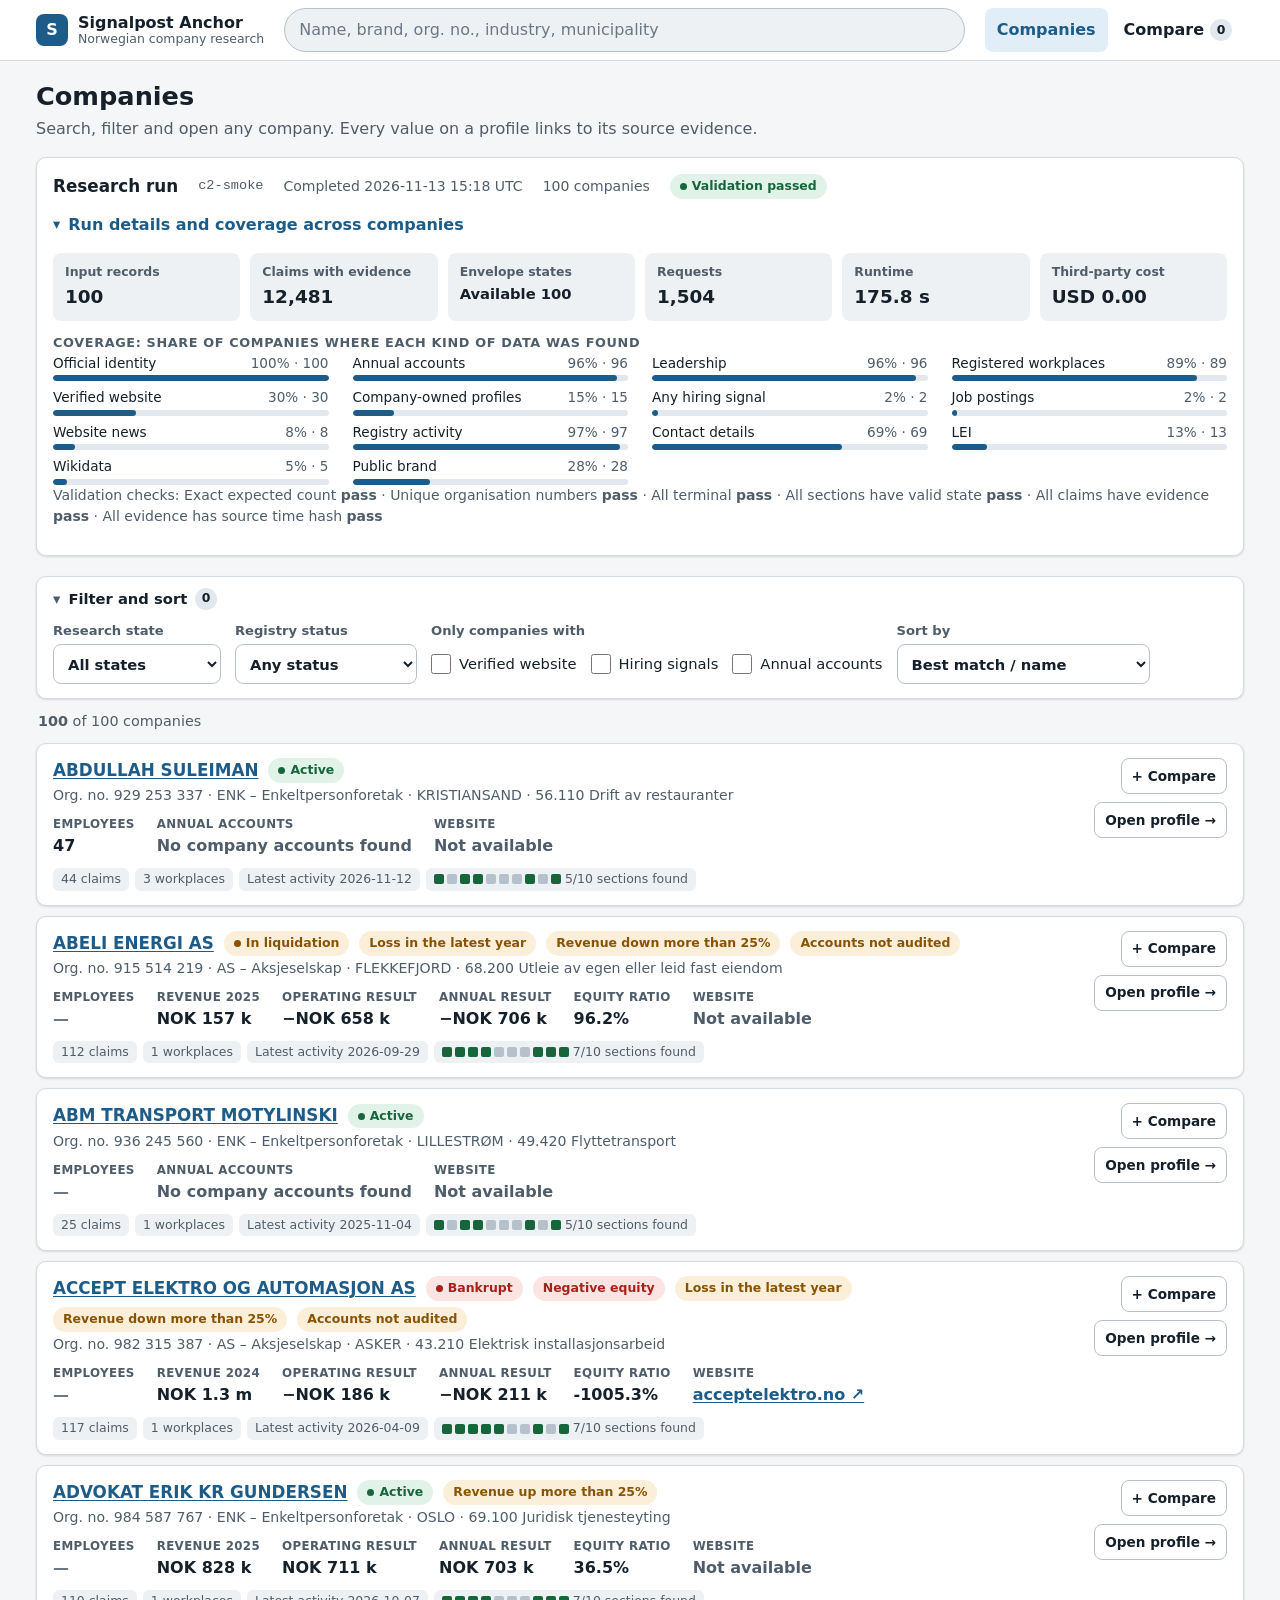
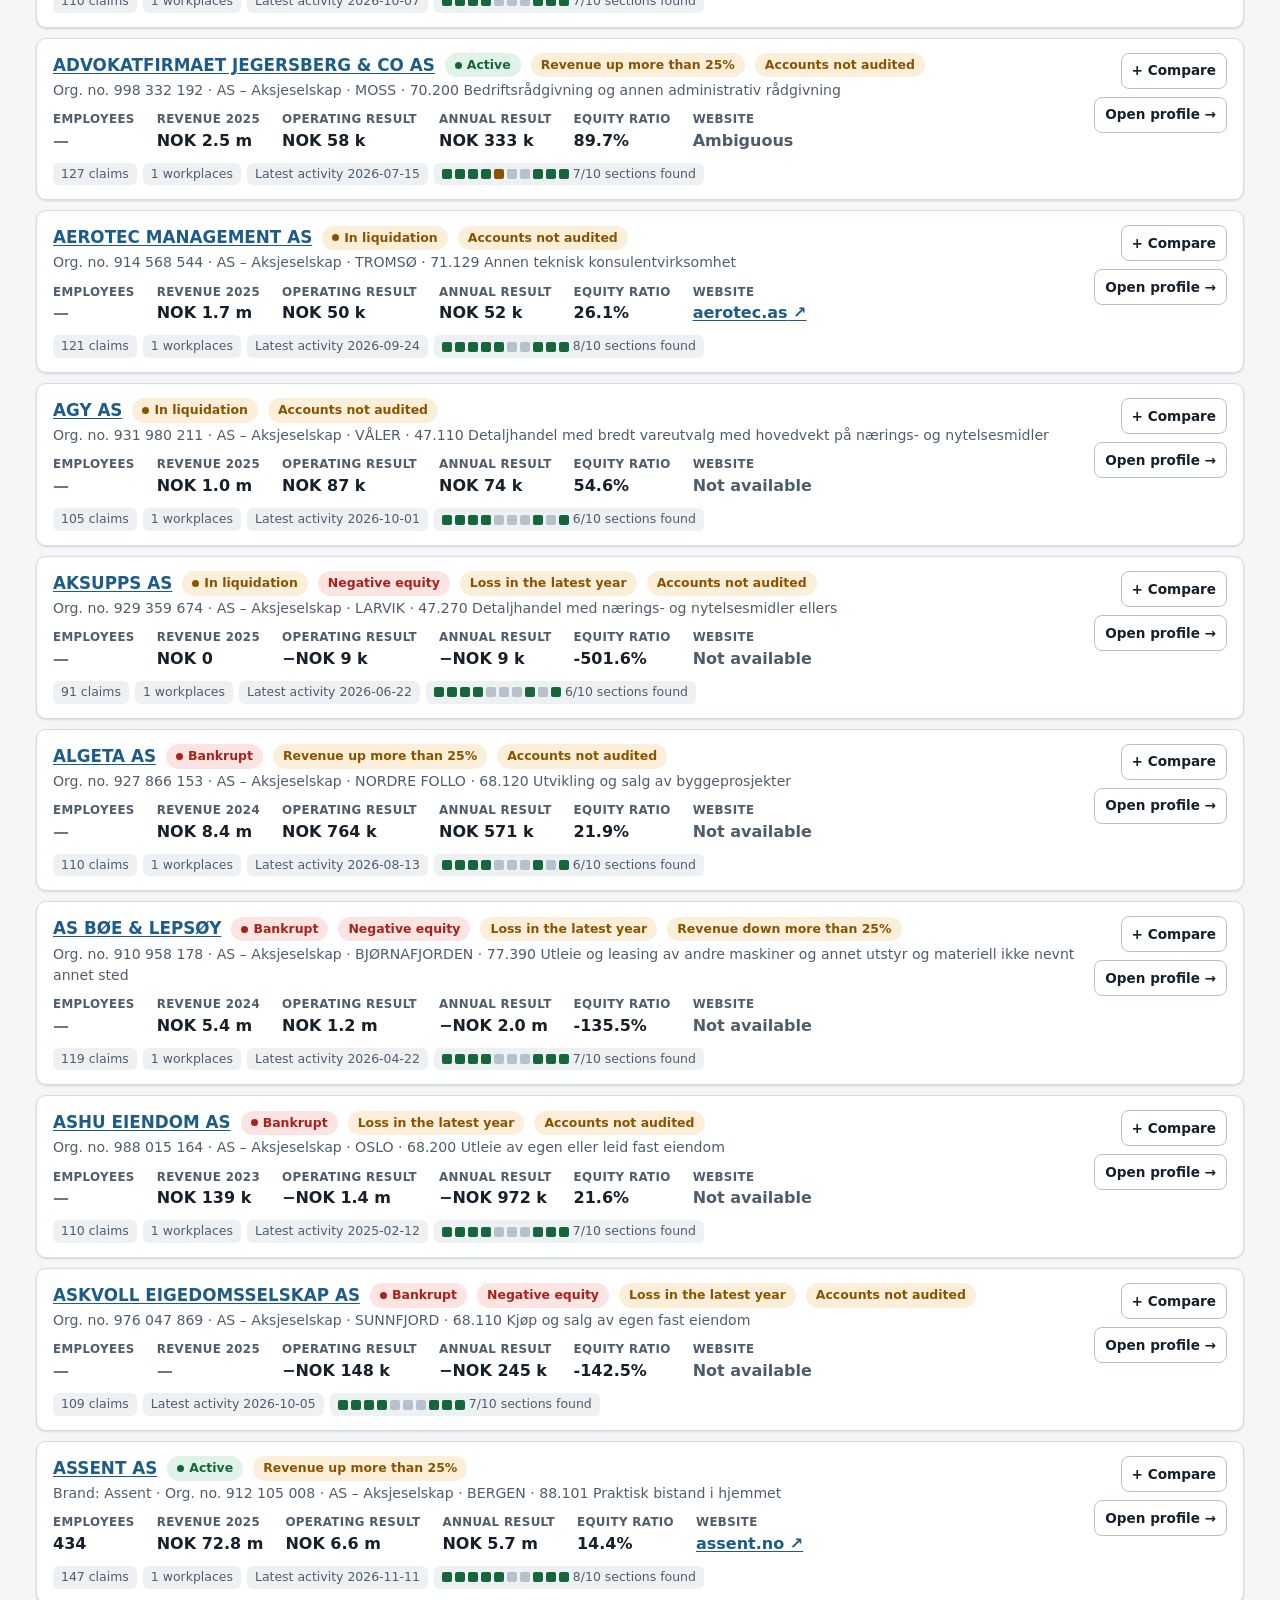
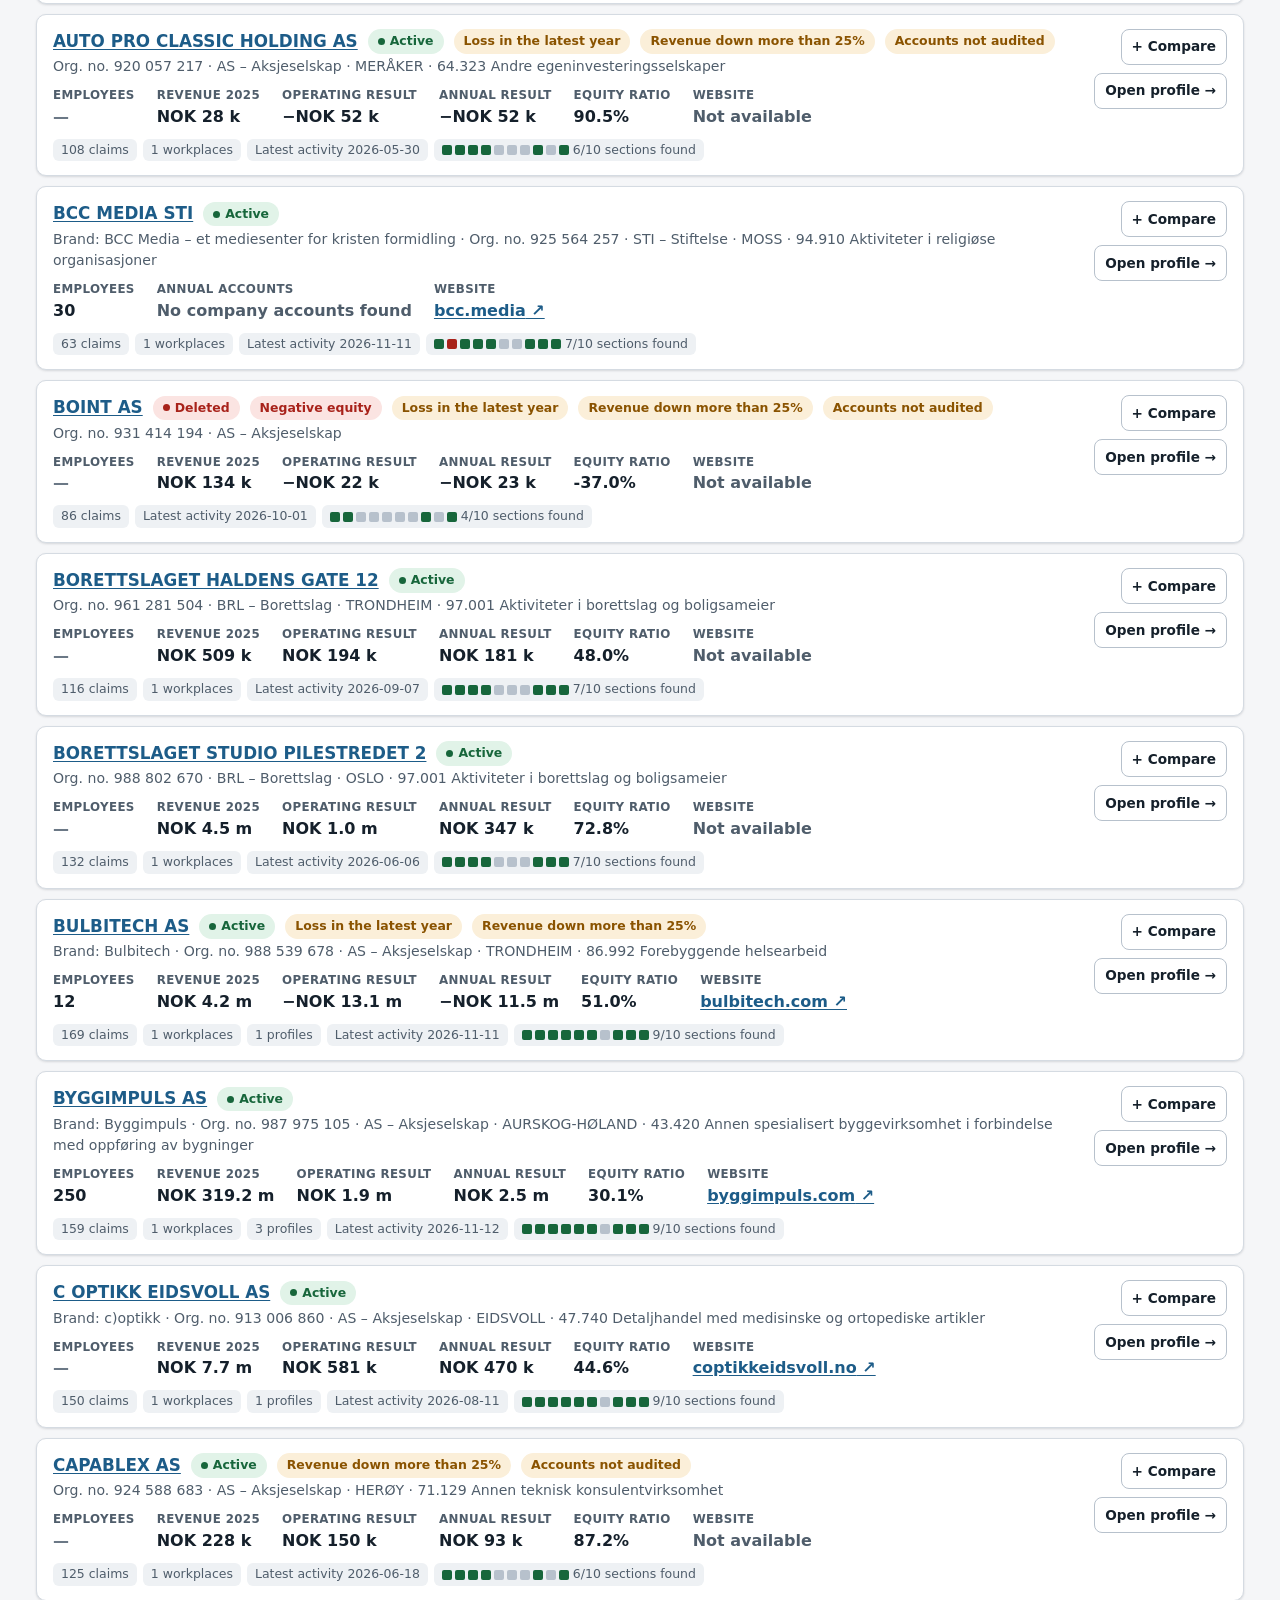
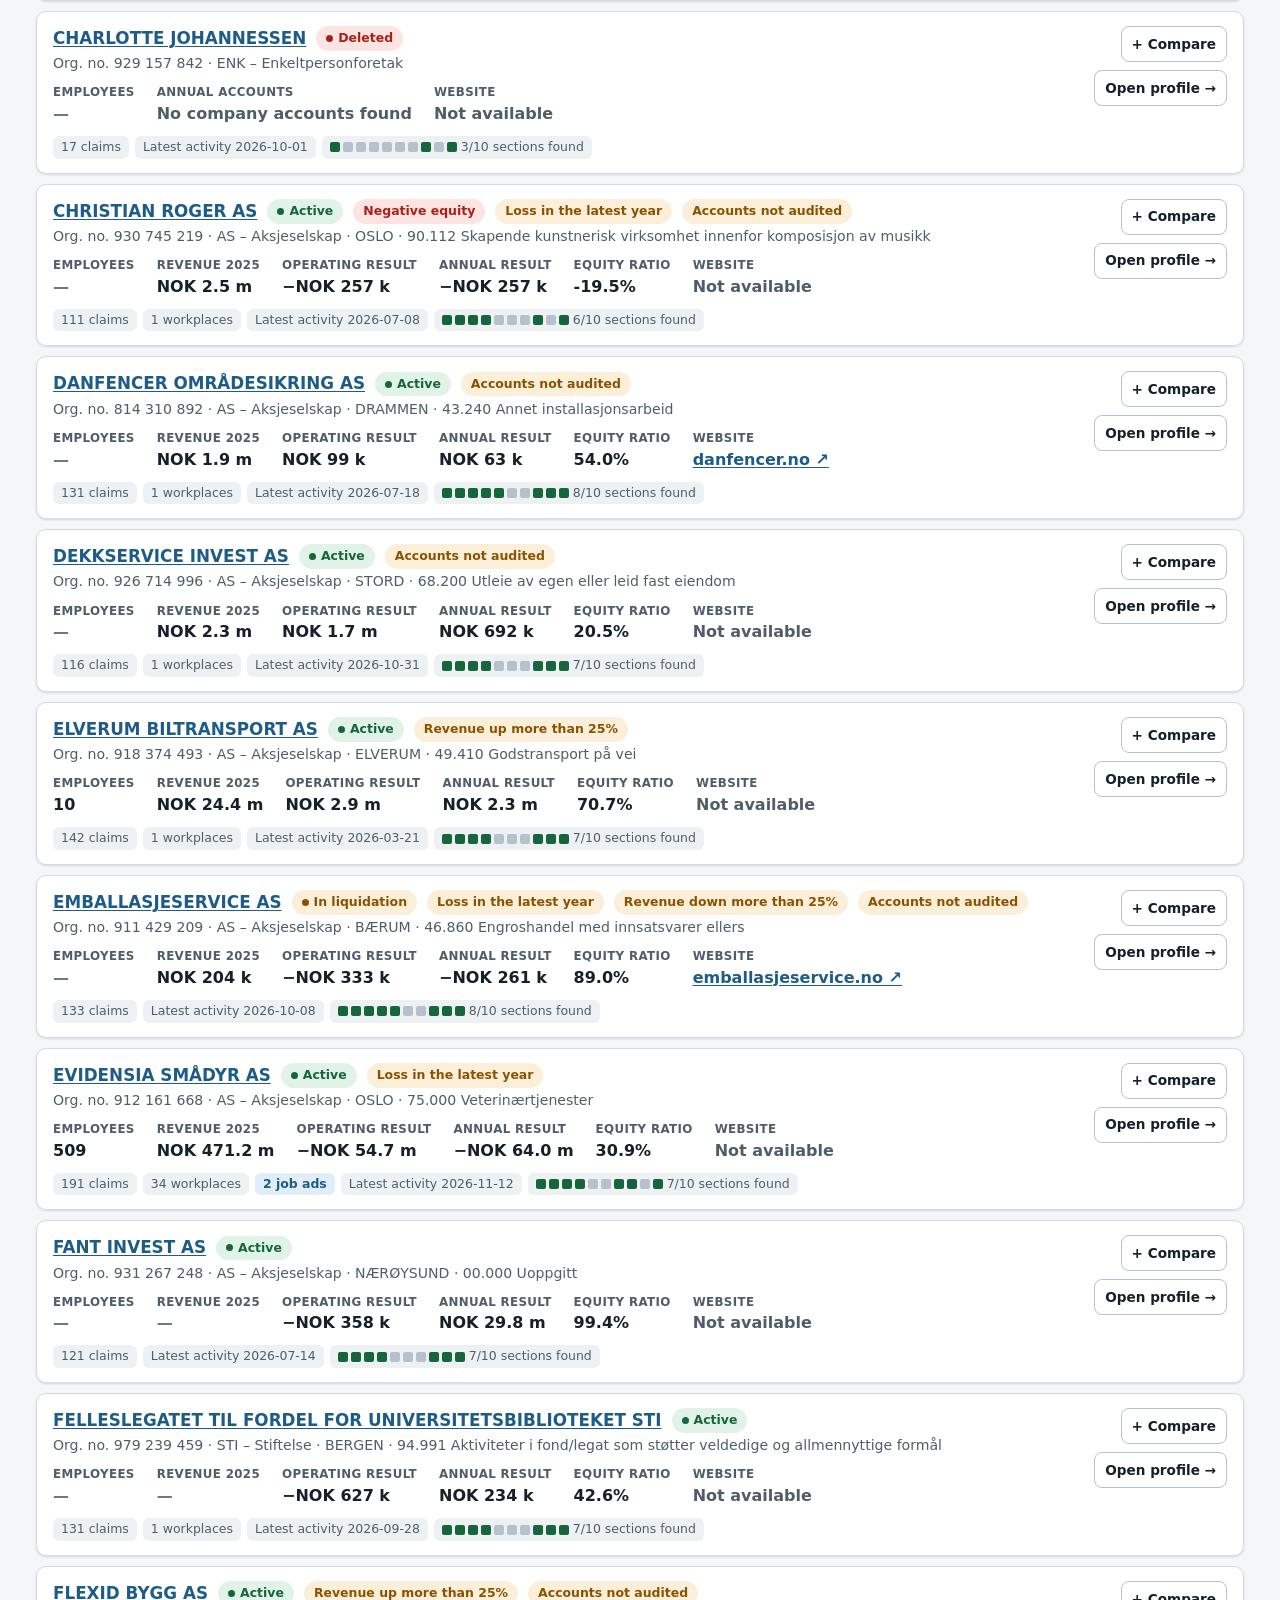
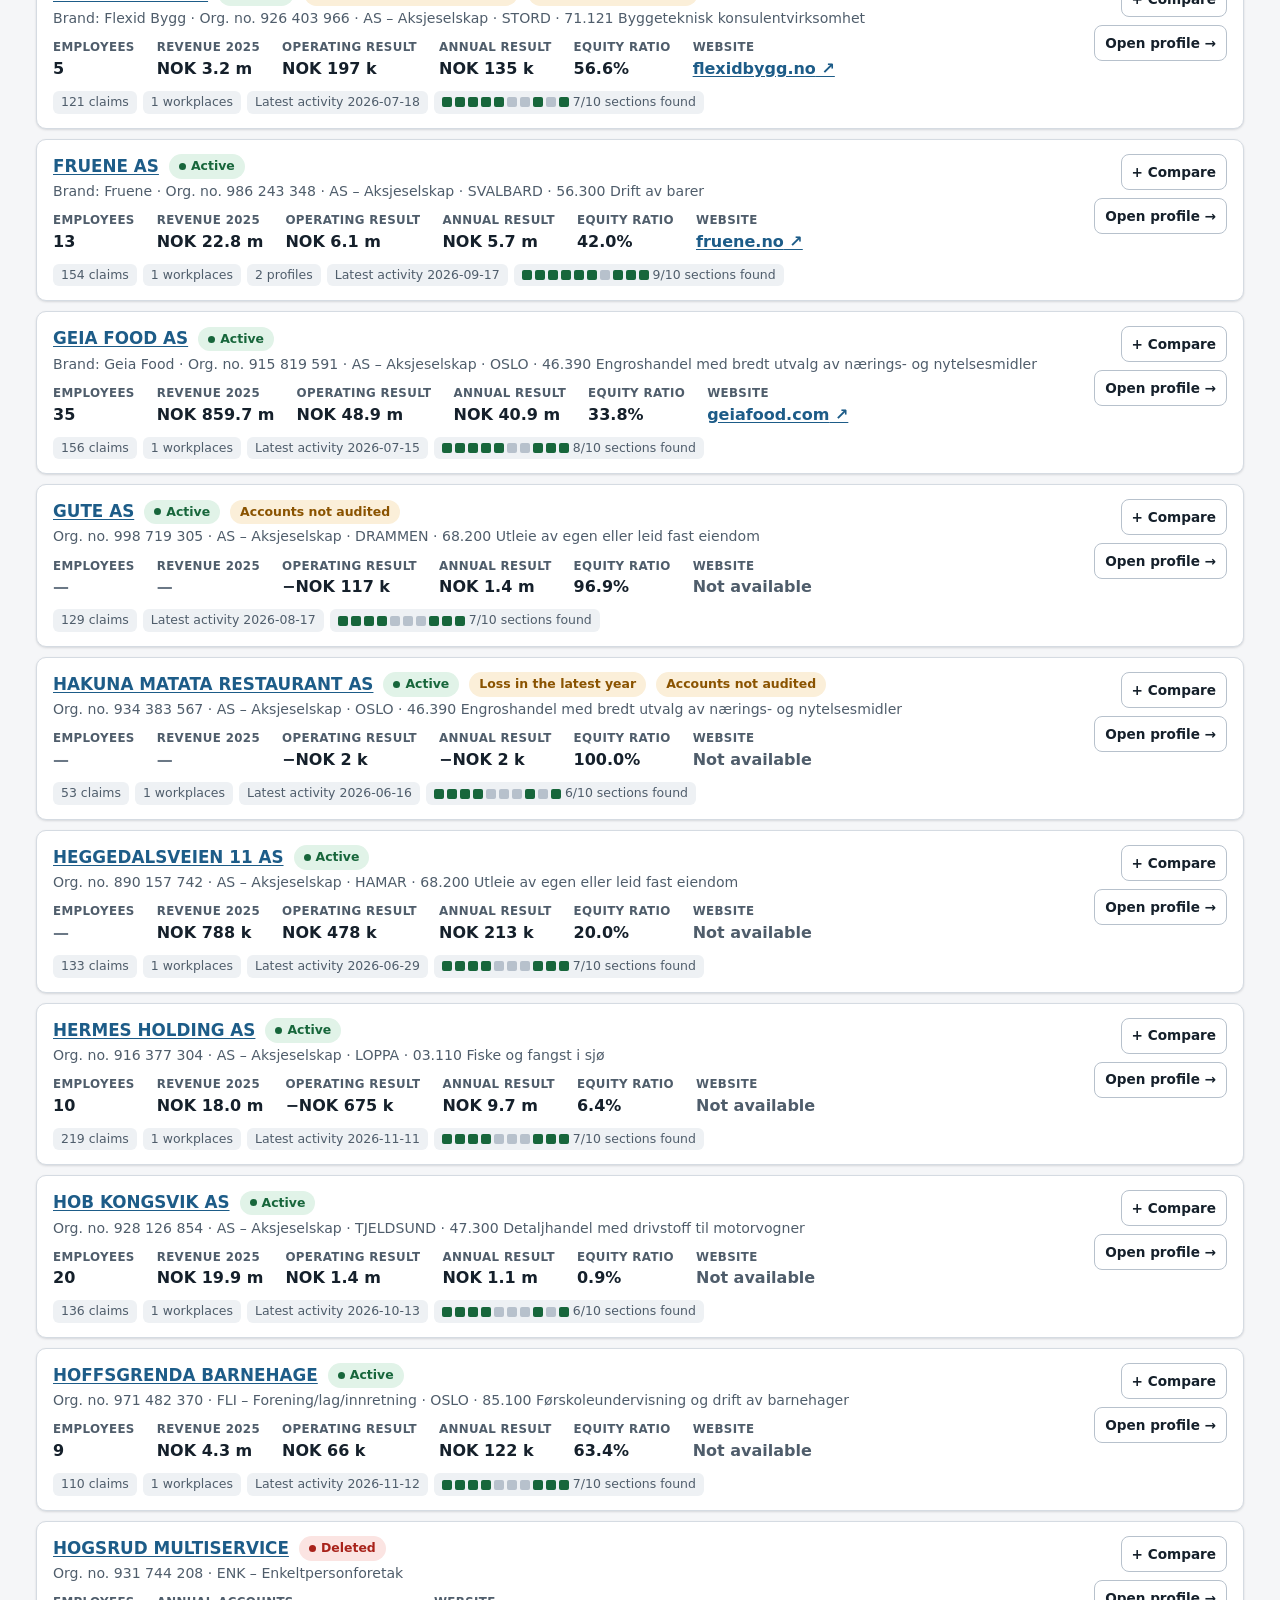
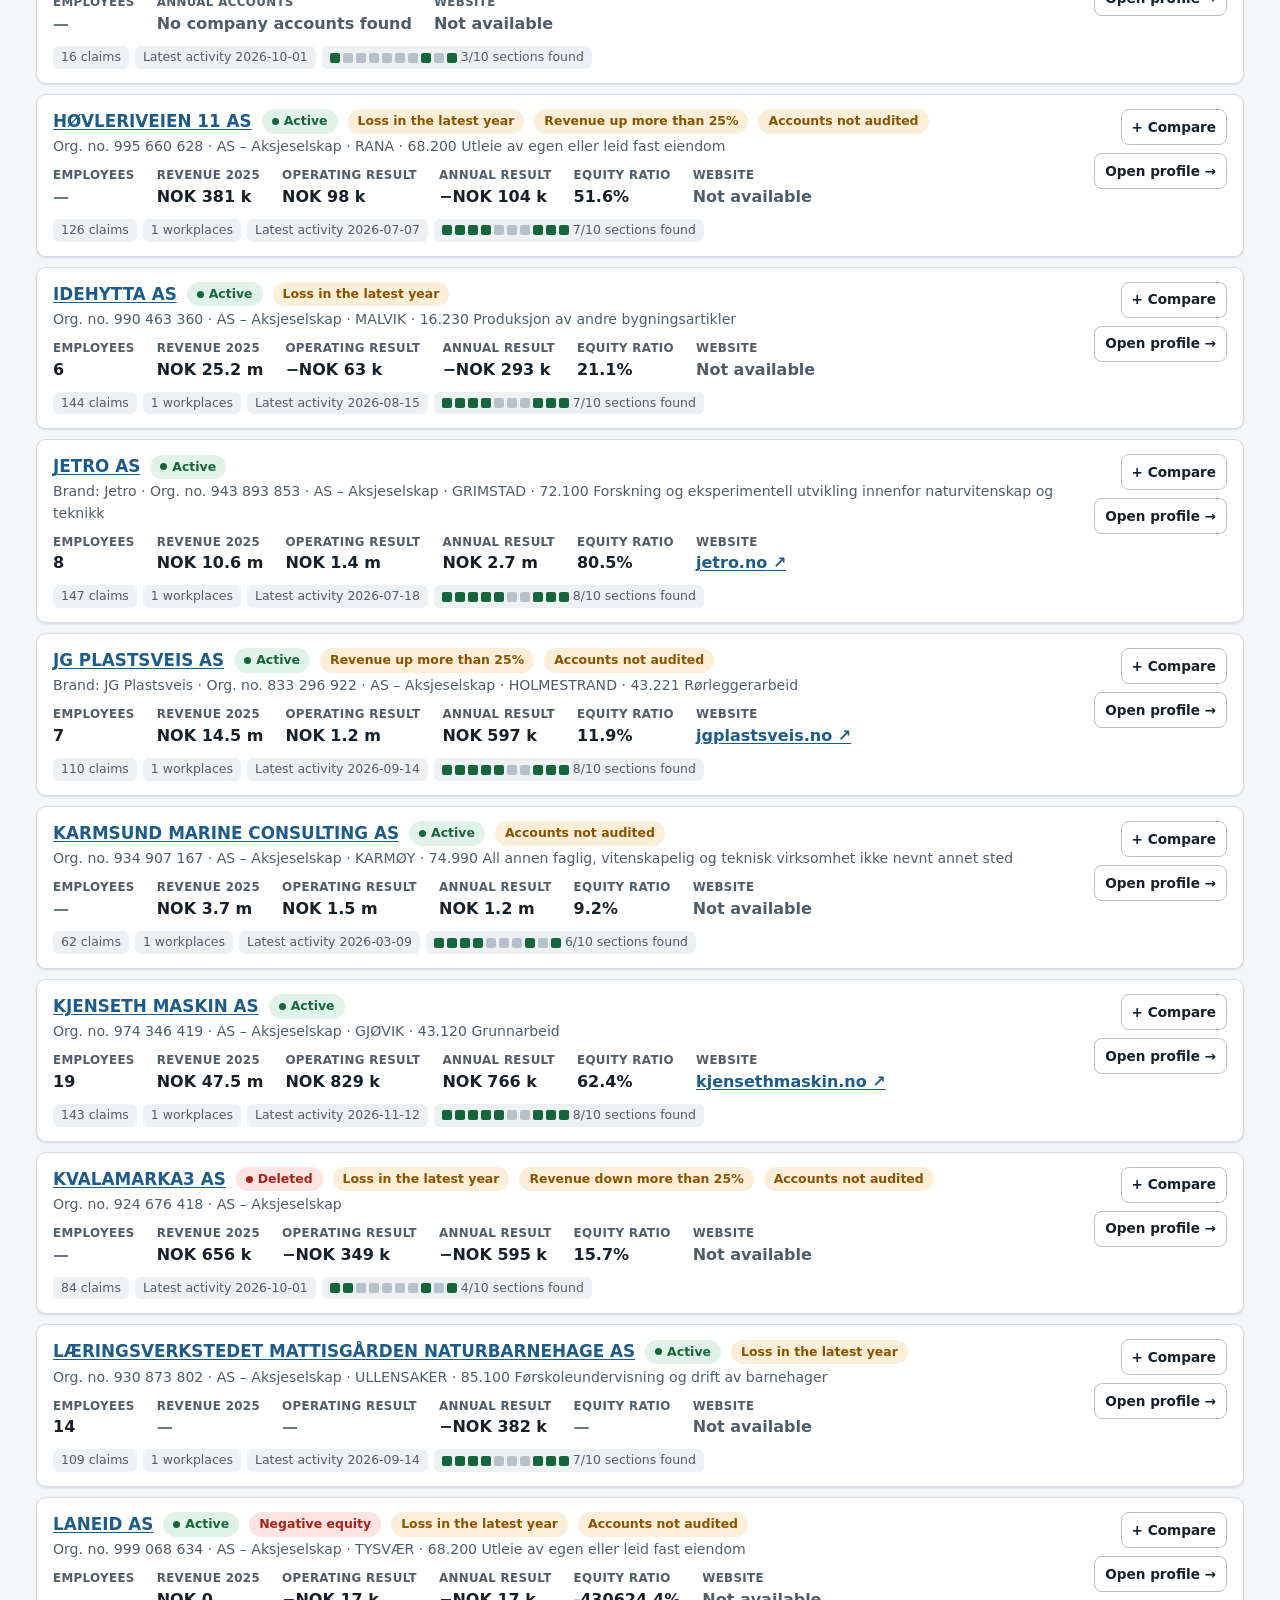
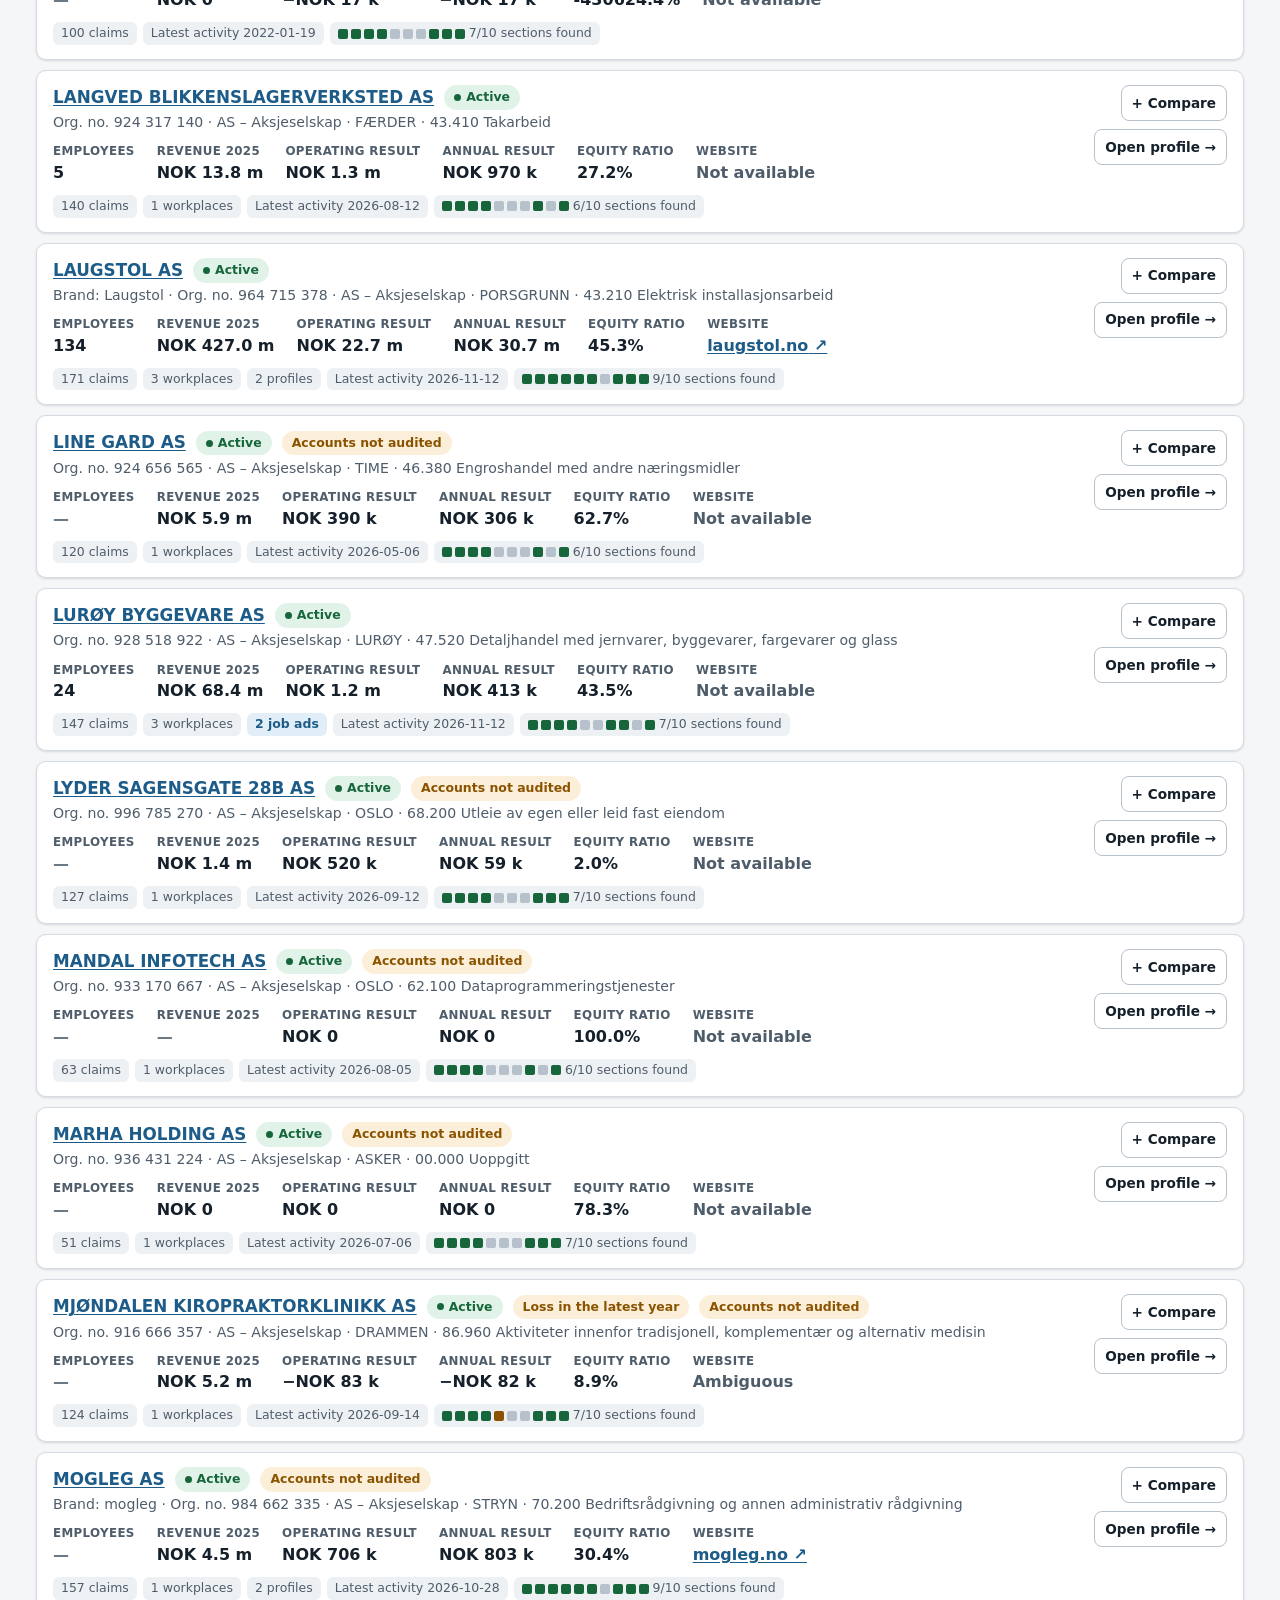
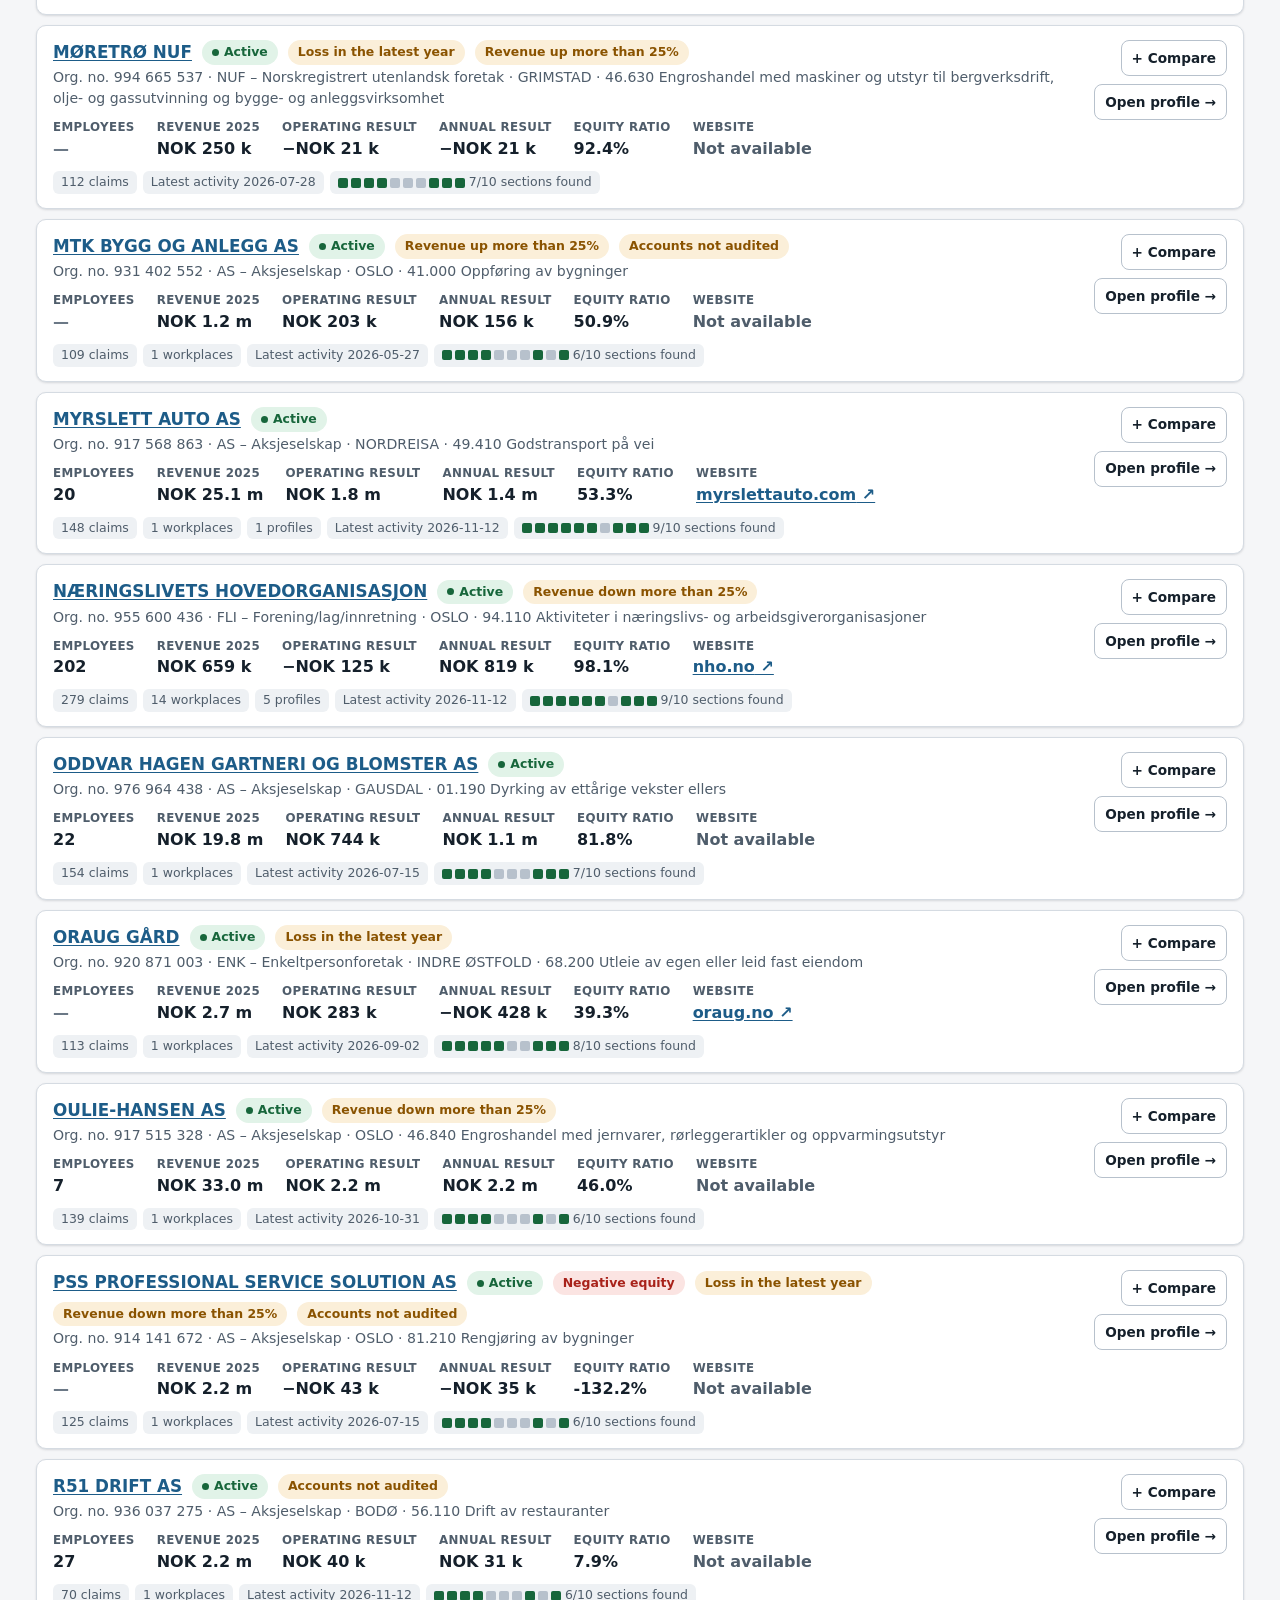
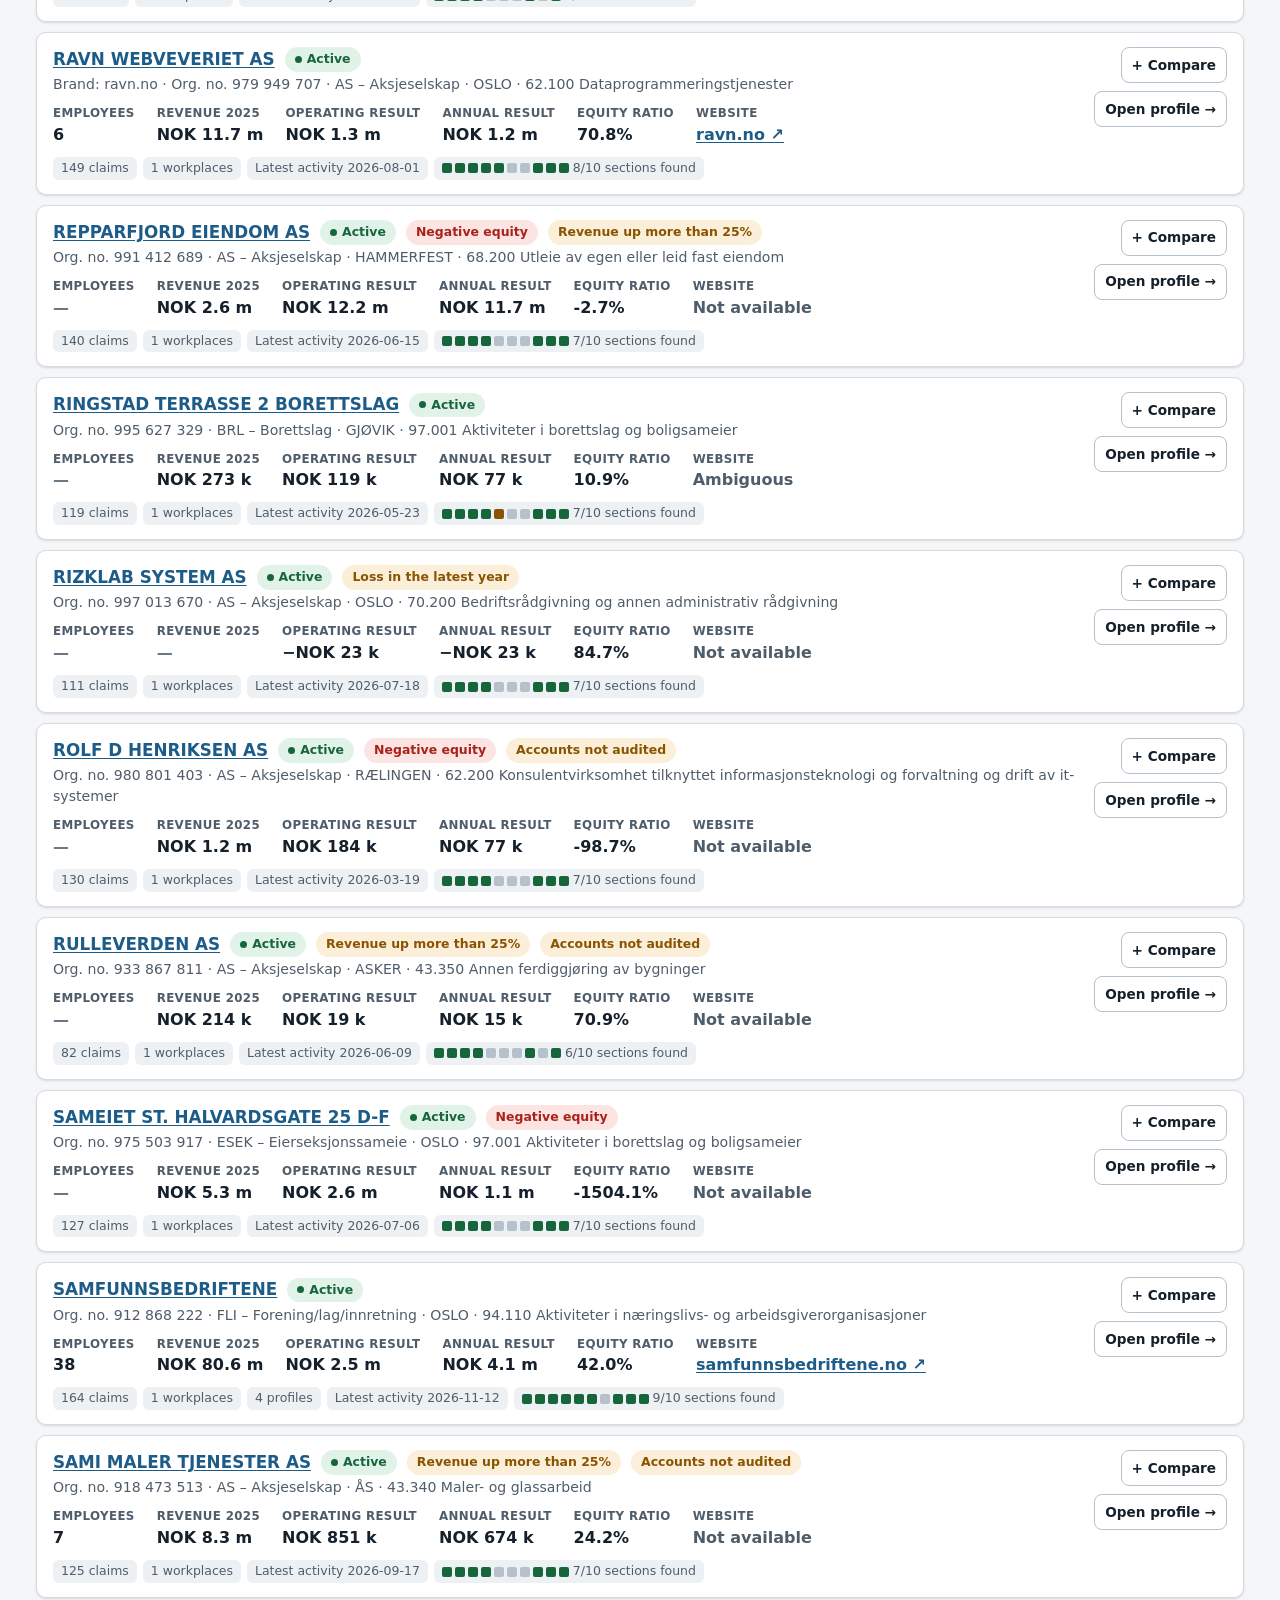
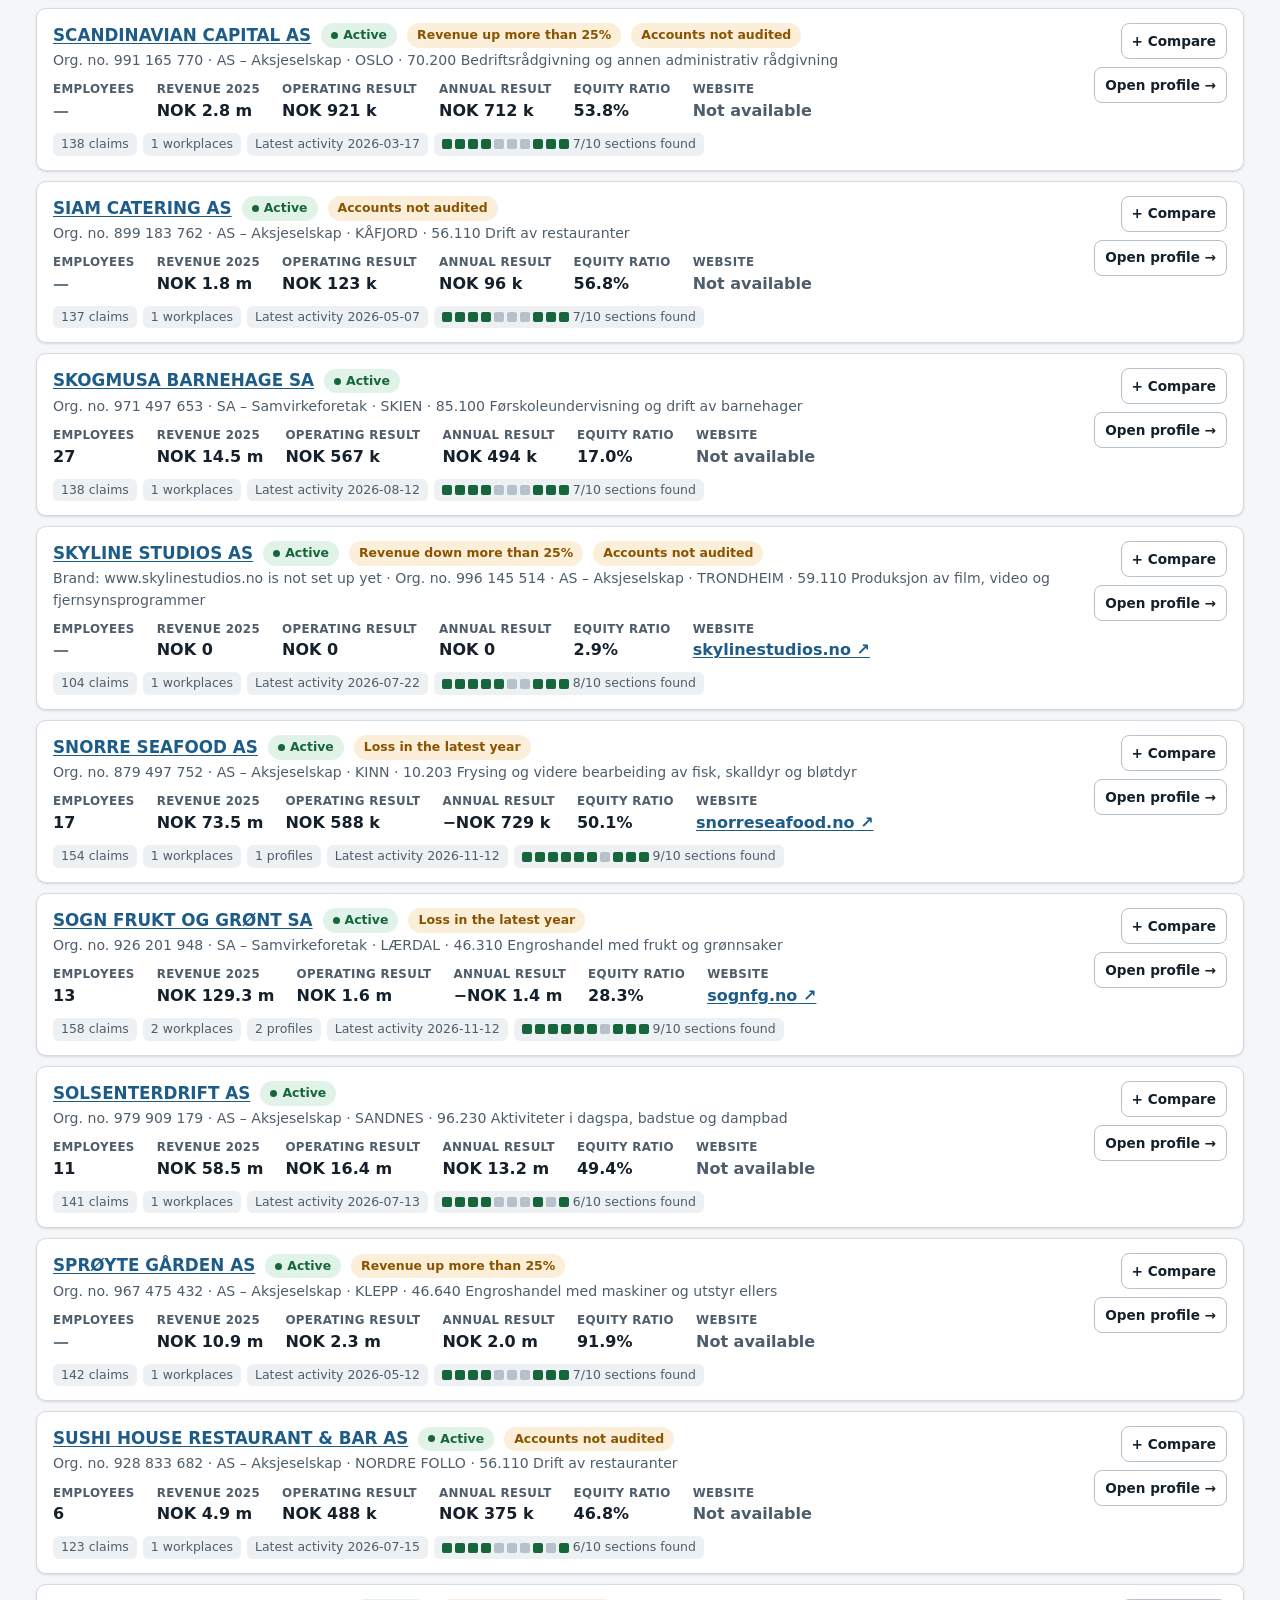
<file: index.html>
<!doctype html>
<html lang="en">
<head>
<meta charset="utf-8">
<meta name="viewport" content="width=device-width, initial-scale=1">
<meta http-equiv="Content-Security-Policy" content="default-src 'none'; script-src 'self' file:; style-src 'self' file:; img-src 'self' data: file:; connect-src 'none'; font-src 'none'; object-src 'none'; frame-src 'none'; base-uri 'none'; form-action 'none'">
<meta name="referrer" content="no-referrer">
<meta name="color-scheme" content="light dark">
<title>Signalpost Anchor — Norwegian company research</title>
<link rel="icon" type="image/svg+xml" href="assets/icon.svg?v=bf76eb150dd5">
<link rel="stylesheet" href="assets/app.css?v=bf76eb150dd5">
</head>
<body>
<a class="skip" href="#main">Skip to content</a>
<header class="topbar">
  <div class="topbar-inner">
    <a class="brand" href="#/" aria-label="Signalpost Anchor, all companies">
      <span class="brand-mark" aria-hidden="true">S</span>
      <span class="brand-text"><span class="brand-name">Signalpost Anchor</span><span class="brand-sub">Norwegian company research</span></span>
    </a>
    <form class="search" role="search" id="search-form">
      <label class="sr-only" for="q">Search companies</label>
      <input id="q" type="search" autocomplete="off" spellcheck="false" placeholder="Name, brand, org. no., industry, municipality">
    </form>
    <nav class="topnav" aria-label="Main">
      <a href="#/" id="nav-list">Companies</a>
      <a href="#/compare/" id="nav-compare">Compare <span class="count" id="compare-count">0</span></a>
    </nav>
  </div>
</header>
<main id="main" tabindex="-1">
  <noscript><p class="notice">This research viewer needs JavaScript. The raw data is in the data/ folder next to this page.</p></noscript>
  <p class="notice" id="boot">Loading research data…</p>
</main>
<div class="tray" id="tray" hidden></div>
<footer class="footer" id="footer"></footer>
<dialog id="verify" aria-labelledby="verify-title"></dialog>
<div class="sr-only" aria-live="polite" id="live"></div>
<script src="data/index.js?v=bf76eb150dd5"></script>
<script src="assets/app.js?v=bf76eb150dd5"></script>
</body>
</html>
</file>
<file: assets/app.css>
:root {
  --bg: #f5f6f8;
  --surface: #ffffff;
  --surface-2: #eef1f4;
  --surface-3: #e3e8ee;
  --text: #15202b;
  --muted: #4f5d6b;
  --faint: #6b7886;
  --border: #d5dbe2;
  --border-strong: #b7c1cc;
  --accent: #1d5c88;
  --accent-hover: #164a6e;
  --accent-ink: #ffffff;
  --accent-soft: #e2eef7;
  --focus: #c2410c;
  --ok: #17663b;
  --ok-soft: #e1f3e8;
  --warn: #8a5300;
  --warn-soft: #fbefd9;
  --bad: #a8221a;
  --bad-soft: #fbe4e2;
  --info: #2d4f8f;
  --info-soft: #e5ebf8;
  --neutral: #4f5d6b;
  --neutral-soft: #e9edf1;
  --highlight: #fff3bf;
  --bar: #1d5c88;
  --shadow: 0 1px 2px rgba(16, 24, 40, .06), 0 1px 3px rgba(16, 24, 40, .08);
  --radius: 10px;
  --mono: ui-monospace, SFMono-Regular, Menlo, Consolas, "Liberation Mono", monospace;
  --sans: system-ui, -apple-system, "Segoe UI", Roboto, "Helvetica Neue", Arial, sans-serif;
  color-scheme: light;
}

@media (prefers-color-scheme: dark) {
  :root {
    --bg: #0e1318;
    --surface: #151c23;
    --surface-2: #1b242d;
    --surface-3: #243039;
    --text: #e5eaf0;
    --muted: #a6b2be;
    --faint: #8d99a5;
    --border: #2b3843;
    --border-strong: #3d4c59;
    --accent: #7bbcec;
    --accent-hover: #a3d1f3;
    --accent-ink: #0b1620;
    --accent-soft: #16324a;
    --focus: #fdba74;
    --ok: #6fd39b;
    --ok-soft: #123323;
    --warn: #f0c05a;
    --warn-soft: #3a2c0d;
    --bad: #ff8f86;
    --bad-soft: #3d1715;
    --info: #9cb8f0;
    --info-soft: #1a2747;
    --neutral: #a6b2be;
    --neutral-soft: #222d37;
    --highlight: #4a3d0a;
    --bar: #7bbcec;
    --shadow: 0 1px 2px rgba(0, 0, 0, .4);
    color-scheme: dark;
  }
}

*, *::before, *::after { box-sizing: border-box; }

html { -webkit-text-size-adjust: 100%; text-size-adjust: 100%; }

body {
  margin: 0;
  background: var(--bg);
  color: var(--text);
  font: 16px/1.5 var(--sans);
  overflow-x: hidden;
}

a { color: var(--accent); text-underline-offset: 2px; }
a:hover { color: var(--accent-hover); }

:focus-visible { outline: 3px solid var(--focus); outline-offset: 2px; border-radius: 4px; }

h1, h2, h3, h4 { line-height: 1.25; margin: 0; }
h1 { font-size: 1.6rem; overflow-wrap: break-word; hyphens: auto; }
h2 { font-size: 1.2rem; }
h3 { font-size: 1rem; }
p { margin: 0 0 .75rem; }

.sr-only {
  position: absolute !important;
  width: 1px; height: 1px;
  padding: 0; margin: -1px;
  overflow: hidden; clip: rect(0 0 0 0);
  white-space: nowrap; border: 0;
}

.skip {
  position: absolute; left: 16px; top: -60px; z-index: 100;
  background: var(--accent); color: var(--accent-ink);
  padding: 10px 16px; border-radius: 8px; font-weight: 600;
}
.skip:focus { top: 8px; color: var(--accent-ink); }

.topbar {
  position: sticky; top: 0; z-index: 20;
  background: var(--surface);
  border-bottom: 1px solid var(--border);
}
.topbar-inner {
  max-width: 1240px; margin: 0 auto; padding: 8px 16px;
  display: flex; align-items: center; gap: 12px 20px; flex-wrap: wrap;
}
.brand {
  display: flex; align-items: center; gap: 10px;
  text-decoration: none; color: var(--text); min-height: 44px;
}
.brand:hover { color: var(--text); }
.brand-mark {
  width: 32px; height: 32px; border-radius: 8px; flex: none;
  display: grid; place-items: center;
  background: var(--accent); color: var(--accent-ink); font-weight: 800;
}
.brand-text { display: flex; flex-direction: column; line-height: 1.15; }
.brand-name { font-weight: 700; }
.brand-sub { font-size: .78rem; color: var(--muted); }
.search { flex: 1 1 320px; min-width: 0; order: 2; }
.search input {
  width: 100%; min-height: 44px; padding: 8px 14px;
  font: inherit; color: var(--text);
  background: var(--surface-2); border: 1px solid var(--border-strong); border-radius: 22px;
}
.search input::placeholder { color: var(--faint); }
.topnav { display: flex; gap: 4px; order: 3; margin-left: auto; }
.topnav a {
  display: inline-flex; align-items: center; gap: 6px;
  min-height: 44px; padding: 0 12px; border-radius: 8px;
  color: var(--text); text-decoration: none; font-weight: 600;
}
.topnav a:hover { background: var(--surface-2); }
.topnav a[aria-current="page"] { background: var(--accent-soft); color: var(--accent); }
.count {
  min-width: 22px; height: 22px; padding: 0 6px; border-radius: 11px;
  display: inline-grid; place-items: center; font-size: .78rem;
  background: var(--surface-3); color: var(--text);
}

@media (max-width: 720px) {
  .topbar { position: static; }
  .topbar-inner { gap: 8px 12px; }
  .search { order: 4; flex-basis: 100%; }
  .brand-sub { display: none; }
  .topnav a { padding: 0 10px; }
}
@media (max-width: 440px) {
  .brand-text { display: none; }
}

main {
  max-width: 1240px; margin: 0 auto; padding: 20px 16px 96px;
  min-height: 60vh;
}
main:focus { outline: none; }

.footer {
  max-width: 1240px; margin: 0 auto; padding: 20px 16px 110px;
  color: var(--muted); font-size: .85rem; border-top: 1px solid var(--border);
}
.footer p { margin: 0 0 .4rem; }

.notice {
  padding: 14px 16px; border-radius: var(--radius);
  background: var(--surface); border: 1px solid var(--border);
}
.notice.error { border-color: var(--bad); background: var(--bad-soft); }

.muted { color: var(--muted); }
.small { font-size: .875rem; }
.mono { font-family: var(--mono); font-size: .85em; overflow-wrap: anywhere; }
.nowrap { white-space: nowrap; }
.dash { color: var(--faint); }

.btn {
  display: inline-flex; align-items: center; justify-content: center; gap: 6px;
  min-height: 40px; padding: 6px 14px;
  font: inherit; font-weight: 600; font-size: .92rem;
  color: var(--text); background: var(--surface);
  border: 1px solid var(--border-strong); border-radius: 8px;
  cursor: pointer; text-decoration: none; white-space: nowrap;
}
.btn:hover { background: var(--surface-2); color: var(--text); }
.btn.primary { background: var(--accent); color: var(--accent-ink); border-color: var(--accent); }
.btn.primary:hover { background: var(--accent-hover); border-color: var(--accent-hover); color: var(--accent-ink); }
.btn[aria-pressed="true"] { background: var(--accent-soft); color: var(--accent); border-color: var(--accent); }
.btn:disabled, .btn[aria-disabled="true"] { opacity: .55; cursor: not-allowed; }
.btn.small { min-height: 36px; padding: 4px 10px; font-size: .85rem; }

.verify {
  display: inline-flex; align-items: center; gap: 4px;
  min-height: 40px; min-width: 40px; padding: 4px 10px;
  font: inherit; font-size: .82rem; font-weight: 600;
  color: var(--accent); background: transparent;
  border: 1px solid var(--border); border-radius: 8px; cursor: pointer;
  white-space: nowrap;
}
.verify:hover { background: var(--accent-soft); border-color: var(--accent); }
.verify .tick { font-size: .9em; }

.cite {
  display: inline-flex; align-items: center; justify-content: center;
  min-width: 40px; min-height: 40px; padding: 0 8px; margin: 2px 4px 2px 0;
  font: inherit; font-size: .8rem; font-weight: 700;
  color: var(--accent); background: var(--accent-soft);
  border: 1px solid transparent; border-radius: 8px; cursor: pointer;
}
.cite:hover { border-color: var(--accent); }

.badge {
  display: inline-flex; align-items: center; gap: 5px;
  padding: 2px 9px; border-radius: 999px;
  font-size: .78rem; font-weight: 700; line-height: 1.5;
  border: 1px solid transparent; white-space: nowrap;
  background: var(--neutral-soft); color: var(--neutral);
}
.badge::before { content: ""; width: 7px; height: 7px; border-radius: 50%; background: currentColor; flex: none; }
.badge.plain::before { display: none; }
.badge.ok { background: var(--ok-soft); color: var(--ok); }
.badge.warn { background: var(--warn-soft); color: var(--warn); }
.badge.bad { background: var(--bad-soft); color: var(--bad); }
.badge.info { background: var(--info-soft); color: var(--info); }
.badge.neutral { background: var(--neutral-soft); color: var(--neutral); }

.card {
  background: var(--surface); border: 1px solid var(--border);
  border-radius: var(--radius); box-shadow: var(--shadow);
}

.page-head { margin-bottom: 16px; }
.page-head p { color: var(--muted); margin: 4px 0 0; }

.run {
  padding: 16px; margin-bottom: 20px;
}
.run-top { display: flex; flex-wrap: wrap; gap: 6px 20px; align-items: center; margin-bottom: 6px; }
.run .stats { margin-top: 8px; }
.run-top h2 { font-size: 1.05rem; }
.stats { display: grid; grid-template-columns: repeat(auto-fit, minmax(140px, 1fr)); gap: 10px; margin: 0 0 14px; }
.stat { background: var(--surface-2); border-radius: 8px; padding: 10px 12px; margin: 0; }
.stat dt { font-size: .78rem; color: var(--muted); font-weight: 600; }
.stat dd { margin: 2px 0 0; font-size: 1.15rem; font-weight: 700; overflow-wrap: anywhere; }
.stat dd.smallval { font-size: .92rem; font-weight: 600; }
.coverage { display: grid; grid-template-columns: repeat(auto-fill, minmax(230px, 1fr)); gap: 6px 24px; margin: 0; padding: 0; list-style: none; }
.coverage li { display: grid; grid-template-columns: minmax(0, 1fr) auto; gap: 2px 10px; align-items: center; font-size: .85rem; }
.coverage .bar { grid-column: 1 / -1; height: 6px; border-radius: 3px; background: var(--surface-3); overflow: hidden; }
.coverage .bar span { display: block; height: 100%; border-radius: 3px; background: var(--bar); }
.coverage .pct { font-variant-numeric: tabular-nums; color: var(--muted); }
details.run-more > summary, details.more > summary {
  cursor: pointer; font-weight: 600; color: var(--accent);
  min-height: 40px; display: flex; align-items: center; gap: 8px; list-style: none;
}
details > summary::-webkit-details-marker { display: none; }
details.run-more > summary::before, details.more > summary::before { content: "▸"; font-size: .9em; }
details[open].run-more > summary::before, details[open].more > summary::before { content: "▾"; }
h1[tabindex="-1"]:focus, h2[tabindex="-1"]:focus { outline: none; }

.filters { margin-bottom: 12px; }
.filters > summary {
  cursor: pointer; list-style: none; display: flex; align-items: center; gap: 8px;
  min-height: 44px; padding: 4px 16px; font-weight: 700; font-size: .92rem;
}
.filters > summary::before { content: "▸"; color: var(--muted); }
.filters[open] > summary::before { content: "▾"; }
.controls {
  display: flex; flex-wrap: wrap; gap: 10px 14px; align-items: flex-end;
  padding: 0 16px 14px;
}
.field { display: flex; flex-direction: column; gap: 4px; font-size: .82rem; font-weight: 600; color: var(--muted); }
.field select {
  min-height: 40px; padding: 6px 10px; font: inherit; font-size: .92rem; color: var(--text);
  background: var(--surface); border: 1px solid var(--border-strong); border-radius: 8px; max-width: 100%;
}
.checks { display: flex; flex-wrap: wrap; gap: 4px 14px; border: 0; padding: 0; margin: 0; min-width: 0; }
.checks legend { font-size: .82rem; font-weight: 600; color: var(--muted); padding: 0; margin-bottom: 4px; }
.check { display: inline-flex; align-items: center; gap: 8px; min-height: 40px; font-size: .92rem; cursor: pointer; }
.check input { width: 20px; height: 20px; margin: 0; accent-color: var(--accent); }
.result-meta { display: flex; justify-content: space-between; align-items: center; gap: 8px; flex-wrap: wrap; margin: 8px 2px 10px; color: var(--muted); font-size: .9rem; }

.results { list-style: none; margin: 0; padding: 0; display: grid; gap: 10px; }
.co { padding: 14px 16px; display: grid; grid-template-columns: minmax(0, 1fr) auto; gap: 8px 16px; align-items: start; }
.co-main { min-width: 0; }
.co-title { display: flex; flex-wrap: wrap; gap: 6px 10px; align-items: center; }
.co-title a { font-weight: 700; font-size: 1.05rem; overflow-wrap: anywhere; }
.co-sub { color: var(--muted); font-size: .88rem; margin-top: 2px; overflow-wrap: anywhere; }
.co-facts { display: flex; flex-wrap: wrap; gap: 6px 22px; margin: 10px 0 0; }
.co-facts div { min-width: 0; }
.co-facts dt { font-size: .74rem; color: var(--muted); font-weight: 600; text-transform: uppercase; letter-spacing: .03em; }
.co-facts dd { margin: 0; font-weight: 600; font-variant-numeric: tabular-nums; overflow-wrap: anywhere; }
.co-side { display: flex; flex-direction: column; align-items: flex-end; gap: 8px; }
.chips { display: flex; flex-wrap: wrap; gap: 6px; margin-top: 10px; }
.chip { font-size: .78rem; padding: 2px 8px; border-radius: 6px; background: var(--surface-2); color: var(--muted); white-space: nowrap; }
.chip.on { background: var(--accent-soft); color: var(--accent); font-weight: 600; }
.sections-strip { display: inline-flex; gap: 3px; vertical-align: middle; }
.sections-strip span { width: 10px; height: 10px; border-radius: 2px; background: var(--surface-3); }
.sections-strip .A { background: var(--ok); }
.sections-strip .M { background: var(--warn); }
.sections-strip .B, .sections-strip .F { background: var(--bad); }
.sections-strip .N, .sections-strip .X { background: var(--border-strong); }
.more-row { display: flex; justify-content: center; margin-top: 14px; }

@media (max-width: 640px) {
  h1 { font-size: 1.35rem; }
  .fin th[scope="row"] { min-width: 118px; max-width: 140px; font-size: .84rem; }
  .fin td { min-width: 108px; font-size: .86rem; }
  .hero { padding: 16px; }
  .hero-facts { grid-template-columns: minmax(0, 1fr); gap: 8px; }
  .hero-facts > div { border-top: 1px solid var(--border); padding-top: 6px; }
  .hero-actions { width: 100%; }
  .kpi .v { font-size: 1.05rem; }
  .panel { padding: 14px; }
  .co { grid-template-columns: minmax(0, 1fr); }
  .co-side { flex-direction: row; justify-content: space-between; align-items: center; }
  .co-facts { gap: 6px 16px; }
}

.tray {
  position: fixed; left: 0; right: 0; bottom: 0; z-index: 30;
  background: var(--surface); border-top: 1px solid var(--border-strong);
  box-shadow: 0 -4px 14px rgba(0, 0, 0, .08);
}
.tray-inner { max-width: 1240px; margin: 0 auto; padding: 10px 16px; display: flex; gap: 10px; align-items: center; flex-wrap: wrap; }
.tray-label { font-weight: 700; font-size: .9rem; }
.tray-items { position: relative; display: flex; gap: 6px; flex-wrap: nowrap; overflow-x: auto; flex: 1 1 200px; min-width: 0; padding: 2px; }
.tray-item {
  display: inline-flex; align-items: center; gap: 4px; flex: none;
  max-width: 220px; padding: 0 0 0 10px; border-radius: 8px;
  background: var(--surface-2); font-size: .85rem;
}
.tray-item span { overflow: hidden; text-overflow: ellipsis; white-space: nowrap; }
.tray-item button {
  min-width: 40px; min-height: 40px; border: 0; background: transparent;
  color: var(--muted); font-size: 1.1rem; cursor: pointer; border-radius: 8px;
}
.tray-item button:hover { color: var(--bad); }
@media (max-width: 640px) {
  .tray-items { display: none; }
  .tray-label { flex: 1 1 auto; }
}

.crumbs { font-size: .88rem; margin-bottom: 10px; }
.crumbs a { display: inline-flex; align-items: center; min-height: 40px; }

.hero { padding: 18px 20px; margin-bottom: 18px; }
.hero-top { display: flex; flex-wrap: wrap; gap: 12px; justify-content: space-between; align-items: flex-start; }
.hero-name { min-width: 0; flex: 1 1 380px; }
.hero-name .brandline { color: var(--muted); margin-top: 4px; }
.hero-badges { display: flex; flex-wrap: wrap; gap: 6px; margin-top: 10px; }
.hero-actions { display: flex; flex-wrap: wrap; gap: 8px; }
.hero-facts { display: grid; grid-template-columns: repeat(auto-fill, minmax(190px, 1fr)); gap: 12px 20px; margin: 16px 0 0; }
.hero-facts dt { font-size: .76rem; color: var(--muted); font-weight: 600; text-transform: uppercase; letter-spacing: .03em; }
.hero-facts dd { margin: 2px 0 0; font-weight: 600; overflow-wrap: anywhere; display: flex; align-items: center; justify-content: space-between; gap: 4px 8px; }
.hero-facts .fv { min-width: 0; }
.hero-facts .verify { flex: none; }
.kpis { display: grid; grid-template-columns: repeat(auto-fit, minmax(136px, 1fr)); gap: 10px; margin-top: 16px; }
.kpi { background: var(--surface-2); border-radius: 8px; padding: 10px 12px; display: flex; flex-direction: column; gap: 2px; }
.kpi .k { font-size: .76rem; color: var(--muted); font-weight: 600; }
.kpi .v { font-size: 1.2rem; font-weight: 750; font-variant-numeric: tabular-nums; }
.kpi .v.neg { color: var(--bad); }
.kpi .s { font-size: .78rem; color: var(--muted); }
.kpi .verify { align-self: flex-start; margin-top: 4px; }

.layout { display: grid; grid-template-columns: minmax(0, 1fr); gap: 18px; }
@media (min-width: 1000px) {
  .layout { grid-template-columns: 230px minmax(0, 1fr); gap: 24px; }
  .toc { position: sticky; top: 76px; align-self: start; max-height: calc(100vh - 92px); overflow-y: auto; }
}
.toc { padding: 10px; }
.toc h2 { font-size: .8rem; text-transform: uppercase; letter-spacing: .05em; color: var(--muted); padding: 4px 8px 8px; }
.toc ol { list-style: none; margin: 0; padding: 0; display: flex; flex-direction: column; gap: 2px; position: relative; }
.toc a {
  display: flex; justify-content: space-between; align-items: center; gap: 8px;
  min-height: 40px; padding: 4px 8px; border-radius: 6px;
  color: var(--text); text-decoration: none; font-size: .9rem;
}
.toc a:hover { background: var(--surface-2); }
.toc .dot { width: 9px; height: 9px; border-radius: 50%; flex: none; background: var(--border-strong); }
.toc .dot.A { background: var(--ok); }
.toc .dot.M { background: var(--warn); }
.toc .dot.B, .toc .dot.F { background: var(--bad); }
@media (max-width: 999px) {
  .toc { padding: 6px; }
  .toc h2 { display: none; }
  .toc ol { flex-direction: row; overflow-x: auto; gap: 6px; padding: 2px; }
  .toc li { flex: none; }
  .toc a { background: var(--surface-2); white-space: nowrap; }
}

.panel { padding: 16px 18px; margin-bottom: 16px; scroll-margin-top: 80px; }
.panel-head { display: flex; flex-wrap: wrap; gap: 8px 12px; align-items: center; justify-content: space-between; margin-bottom: 10px; }
.panel-head .titles { display: flex; flex-wrap: wrap; gap: 6px 10px; align-items: center; min-width: 0; }
.panel-sub { font-size: .85rem; color: var(--muted); margin: -4px 0 10px; }
.reason {
  border-left: 4px solid var(--border-strong); background: var(--surface-2);
  padding: 8px 12px; border-radius: 0 8px 8px 0; margin: 0 0 10px; font-size: .92rem;
}
.reason.warn { border-left-color: var(--warn); background: var(--warn-soft); }
.reason.bad { border-left-color: var(--bad); background: var(--bad-soft); }
.reason strong { font-weight: 700; }
.sources { font-size: .8rem; color: var(--muted); margin: 8px 0 0; }

.para { margin: 0 0 14px; }
.para h3 { font-size: .8rem; text-transform: uppercase; letter-spacing: .05em; color: var(--muted); margin-bottom: 4px; }
.para p { margin: 0 0 4px; }
.cites { display: flex; flex-wrap: wrap; align-items: center; gap: 0; }
.cites .lbl { font-size: .78rem; color: var(--muted); margin-right: 6px; }
.method { font-size: .8rem; color: var(--muted); border-top: 1px dashed var(--border); padding-top: 8px; margin: 6px 0 0; }

.signals { list-style: none; margin: 0 0 12px; padding: 0; display: flex; flex-direction: column; gap: 6px; }
.signals li { display: flex; flex-wrap: wrap; gap: 6px 10px; align-items: center; }

.kv { display: grid; grid-template-columns: minmax(0, 1fr); margin: 0; }
.kv > div { display: grid; grid-template-columns: minmax(0, 220px) minmax(0, 1fr) auto; gap: 4px 14px; align-items: center; padding: 6px 0; border-top: 1px solid var(--border); }
.kv > div:first-child { border-top: 0; }
.kv dt { color: var(--muted); font-size: .88rem; }
.kv dd { margin: 0; overflow-wrap: anywhere; }
.kv .extra { display: block; font-size: .8rem; color: var(--muted); }
@media (max-width: 640px) {
  .kv > div { grid-template-columns: minmax(0, 1fr) auto; }
  .kv dt { grid-column: 1 / -1; }
}

.list { list-style: none; margin: 0; padding: 0; }
.list > li { display: grid; grid-template-columns: minmax(0, 1fr) auto; gap: 4px 12px; align-items: center; padding: 8px 0; border-top: 1px solid var(--border); }
.list > li:first-child { border-top: 0; }
.list .t { font-weight: 600; overflow-wrap: anywhere; }
.list .m { font-size: .84rem; color: var(--muted); overflow-wrap: anywhere; }
.group-title { font-size: .8rem; text-transform: uppercase; letter-spacing: .05em; color: var(--muted); margin: 12px 0 2px; }
.group-title:first-child { margin-top: 0; }

.timeline { list-style: none; margin: 0; padding: 0 0 0 4px; }
.timeline li { position: relative; display: grid; grid-template-columns: 100px minmax(0, 1fr) auto; gap: 4px 12px; align-items: center; padding: 8px 0 8px 14px; border-left: 2px solid var(--border); }
.timeline li::before { content: ""; position: absolute; left: -6px; top: 18px; width: 10px; height: 10px; border-radius: 50%; background: var(--surface); border: 2px solid var(--accent); }
.timeline time { font-variant-numeric: tabular-nums; font-size: .86rem; color: var(--muted); font-weight: 600; }
.timeline .t { overflow-wrap: anywhere; }
.timeline .m { font-size: .8rem; color: var(--muted); }
@media (max-width: 640px) {
  .timeline li { grid-template-columns: minmax(0, 1fr) auto; }
  .timeline time { grid-column: 1 / -1; }
}

.changes, .whatsnew { list-style: none; margin: 0; padding: 0; display: flex; flex-direction: column; gap: 10px; }
.whatsnew li { padding: 10px 12px; border-radius: 8px; background: var(--surface-2); }
.whatsnew .why { font-size: .9rem; margin-top: 2px; overflow-wrap: anywhere; }
.whatsnew-line { margin: 10px 0 0; font-size: .95rem; }
.changes li { padding: 10px 12px; border-radius: 8px; background: var(--surface-2); }
.change-head { display: flex; flex-wrap: wrap; gap: 6px 10px; align-items: center; margin-bottom: 4px; }
.delta { display: grid; grid-template-columns: minmax(0, 1fr) auto minmax(0, 1fr); gap: 6px 10px; align-items: start; font-size: .9rem; }
.delta .was { color: var(--muted); text-decoration: line-through; text-decoration-color: var(--border-strong); overflow-wrap: anywhere; }
.delta .now { font-weight: 600; overflow-wrap: anywhere; }
.delta .arrow { color: var(--muted); }
.change-actions { display: flex; flex-wrap: wrap; gap: 6px; margin-top: 6px; }

.table-wrap.fit { width: fit-content; }
.table-wrap { position: relative; overflow-x: auto; -webkit-overflow-scrolling: touch; border: 1px solid var(--border); border-radius: 8px; max-width: 100%; }
table { border-collapse: collapse; width: 100%; font-size: .9rem; }
caption { text-align: left; padding: 8px 10px; font-size: .82rem; color: var(--muted); caption-side: top; }
th, td { padding: 6px 10px; border-bottom: 1px solid var(--border); text-align: left; vertical-align: top; }
thead th { background: var(--surface-2); font-size: .8rem; color: var(--muted); font-weight: 700; position: sticky; top: 0; }
tbody tr:last-child th, tbody tr:last-child td { border-bottom: 0; }
.fin th[scope="row"] { position: sticky; left: 0; background: var(--surface); font-weight: 600; min-width: 170px; z-index: 1; }
.fin thead th:first-child { position: sticky; left: 0; z-index: 2; }
.fin { width: auto; min-width: min(100%, 560px); }
.fin th, .fin td { vertical-align: middle; }
.fin td { text-align: right; white-space: nowrap; font-variant-numeric: tabular-nums; padding: 2px 6px; min-width: 130px; }
.fin thead th:not(:first-child) { text-align: right; }
.fin tr.group th { background: var(--surface-2); font-size: .76rem; text-transform: uppercase; letter-spacing: .05em; color: var(--muted); }
.fin tr.derived th[scope="row"] { font-style: italic; }
.cellbtn {
  font: inherit; color: inherit; background: transparent; border: 1px solid transparent;
  border-radius: 6px; min-height: 40px; min-width: 40px; padding: 2px 6px; cursor: pointer;
  font-variant-numeric: tabular-nums; text-align: right;
}
.cellbtn:hover { border-color: var(--accent); background: var(--accent-soft); }
.cellbtn.neg { color: var(--bad); }
.seg { display: inline-flex; border: 1px solid var(--border-strong); border-radius: 8px; overflow: hidden; }
.seg button {
  min-height: 40px; padding: 4px 14px; font: inherit; font-size: .88rem; font-weight: 600;
  background: var(--surface); color: var(--text); border: 0; cursor: pointer;
}
.seg button + button { border-left: 1px solid var(--border-strong); }
.seg button[aria-pressed="true"] { background: var(--accent); color: var(--accent-ink); }

.claims td.val { overflow-wrap: anywhere; min-width: 160px; }
.claims td.num { font-variant-numeric: tabular-nums; white-space: nowrap; }
.claims tr.hl td, .claims tr.hl th, .flash { background: var(--highlight) !important; transition: background .3s; }
.claims .lbl { font-weight: 600; overflow-wrap: anywhere; }
.claims .fld { display: block; font-family: var(--mono); font-size: .74rem; color: var(--faint); overflow-wrap: anywhere; }
@media (max-width: 760px) {
  .claims, .claims tbody, .claims tr, .claims td { display: block; width: 100%; }
  .claims thead { position: absolute; width: 1px; height: 1px; overflow: hidden; clip: rect(0 0 0 0); }
  .claims tr { padding: 8px 10px; border-bottom: 1px solid var(--border); }
  .claims td { border: 0; padding: 2px 0; display: grid; grid-template-columns: 108px minmax(0, 1fr); gap: 8px; min-width: 0; }
  .claims td::before { content: attr(data-label); font-size: .76rem; color: var(--muted); font-weight: 600; }
  .claims td.act { grid-template-columns: minmax(0, 1fr); }
  .claims td.act::before { content: none; }
  .table-wrap.stack { border: 0; overflow: visible; }
}

.cmp th, .cmp td { min-width: 180px; }
.cmp thead th { position: static; vertical-align: bottom; font-size: .9rem; color: var(--text); }
.cmp th[scope="row"] { position: sticky; left: 0; background: var(--surface); z-index: 1; min-width: 130px; max-width: 160px; font-size: .84rem; color: var(--muted); }
.cmp thead th:first-child { position: sticky; left: 0; z-index: 2; background: var(--surface-2); }
.cmp .cell { display: flex; align-items: center; justify-content: space-between; gap: 4px 8px; overflow-wrap: anywhere; }
.cmp .cell .v { min-width: 0; flex: 1 1 auto; }
.cmp .cell .verify { flex: none; }
.cmp .note { display: block; font-size: .8rem; color: var(--muted); margin-top: 4px; }
.v.neg { color: var(--bad); }
.cmp .co-name { display: flex; flex-direction: column; gap: 4px; }
.cmp .co-name a { font-weight: 700; overflow-wrap: anywhere; }
.cmp tr.diff th[scope="row"]::after { content: " ≠"; color: var(--warn); font-weight: 700; }
.cmp-cards { display: none; }
@media (max-width: 640px) {
  .cmp-cards { display: grid; gap: 8px; list-style: none; margin: 0 0 12px; padding: 0; }
  .cmp-cards li { display: flex; justify-content: space-between; align-items: center; gap: 10px; padding: 8px 12px; }
  .cmp-cards a { font-weight: 700; overflow-wrap: anywhere; }
  .table-wrap.cmp-wrap { overflow: visible; border: 0; }
  .cmp, .cmp tbody, .cmp tr, .cmp th, .cmp td { display: block; width: 100%; min-width: 0; max-width: none; }
  .cmp thead { display: none; }
  .cmp caption { display: block; padding: 0 0 8px; }
  .cmp tr { background: var(--surface); border: 1px solid var(--border); border-radius: 10px; margin-bottom: 10px; overflow: hidden; }
  .cmp th[scope="row"] { position: static; min-width: 0; max-width: none; background: var(--surface-2); color: var(--text); font-size: .88rem; padding: 8px 12px; }
  .cmp td { border-bottom: 1px solid var(--border); padding: 6px 12px; }
  .cmp tr td:last-child { border-bottom: 0; }
  .cmp td::before { content: attr(data-label); display: block; font-size: .74rem; font-weight: 700; color: var(--muted); text-transform: uppercase; letter-spacing: .03em; }
}

.empty { padding: 24px; text-align: center; color: var(--muted); }

dialog#verify {
  width: min(760px, calc(100vw - 32px)); max-height: calc(100vh - 48px);
  padding: 0; border: 1px solid var(--border-strong); border-radius: 12px;
  background: var(--surface); color: var(--text); box-shadow: 0 20px 50px rgba(0, 0, 0, .3);
  overflow: auto; overscroll-behavior: contain;
}
dialog#verify::backdrop { background: rgba(10, 16, 22, .55); }
.dlg-head {
  position: sticky; top: 0; z-index: 1; background: var(--surface);
  display: flex; gap: 12px; align-items: flex-start; justify-content: space-between;
  padding: 14px 16px 10px; border-bottom: 1px solid var(--border);
}
.dlg-head h2 { font-size: 1.05rem; overflow-wrap: anywhere; }
.dlg-head .sub { font-size: .8rem; color: var(--muted); margin-top: 2px; font-family: var(--mono); overflow-wrap: anywhere; }
.dlg-close { min-width: 44px; min-height: 44px; font-size: 1.4rem; line-height: 1; }
.dlg-body { position: relative; padding: 14px 16px 18px; }
.dlg-value { font-size: 1.1rem; font-weight: 700; margin: 0 0 4px; overflow-wrap: anywhere; }
.dlg-meta { font-size: .85rem; color: var(--muted); margin: 0 0 8px; }
.ev { border: 1px solid var(--border); border-radius: 10px; padding: 12px; margin-top: 12px; }
.ev h3 { display: flex; flex-wrap: wrap; gap: 6px 10px; align-items: center; font-size: .95rem; margin-bottom: 8px; }
.ev blockquote {
  margin: 8px 0; padding: 8px 12px; border-left: 4px solid var(--accent);
  background: var(--surface-2); border-radius: 0 8px 8px 0; overflow-wrap: anywhere; white-space: pre-wrap;
}
.ev .kv > div { grid-template-columns: minmax(0, 150px) minmax(0, 1fr); }
@media (max-width: 640px) {
  dialog#verify { width: 100vw; max-width: 100vw; max-height: 100%; height: 100%; margin: 0; border-radius: 0; border: 0; }
  .ev .kv > div { grid-template-columns: minmax(0, 1fr); }
}

@media (prefers-reduced-motion: reduce) {
  * { transition: none !important; scroll-behavior: auto !important; }
}

@media print {
  .topbar, .tray, .verify, .cite, .hero-actions, .toc { display: none !important; }
  body { background: #fff; color: #000; }
}
</file>
